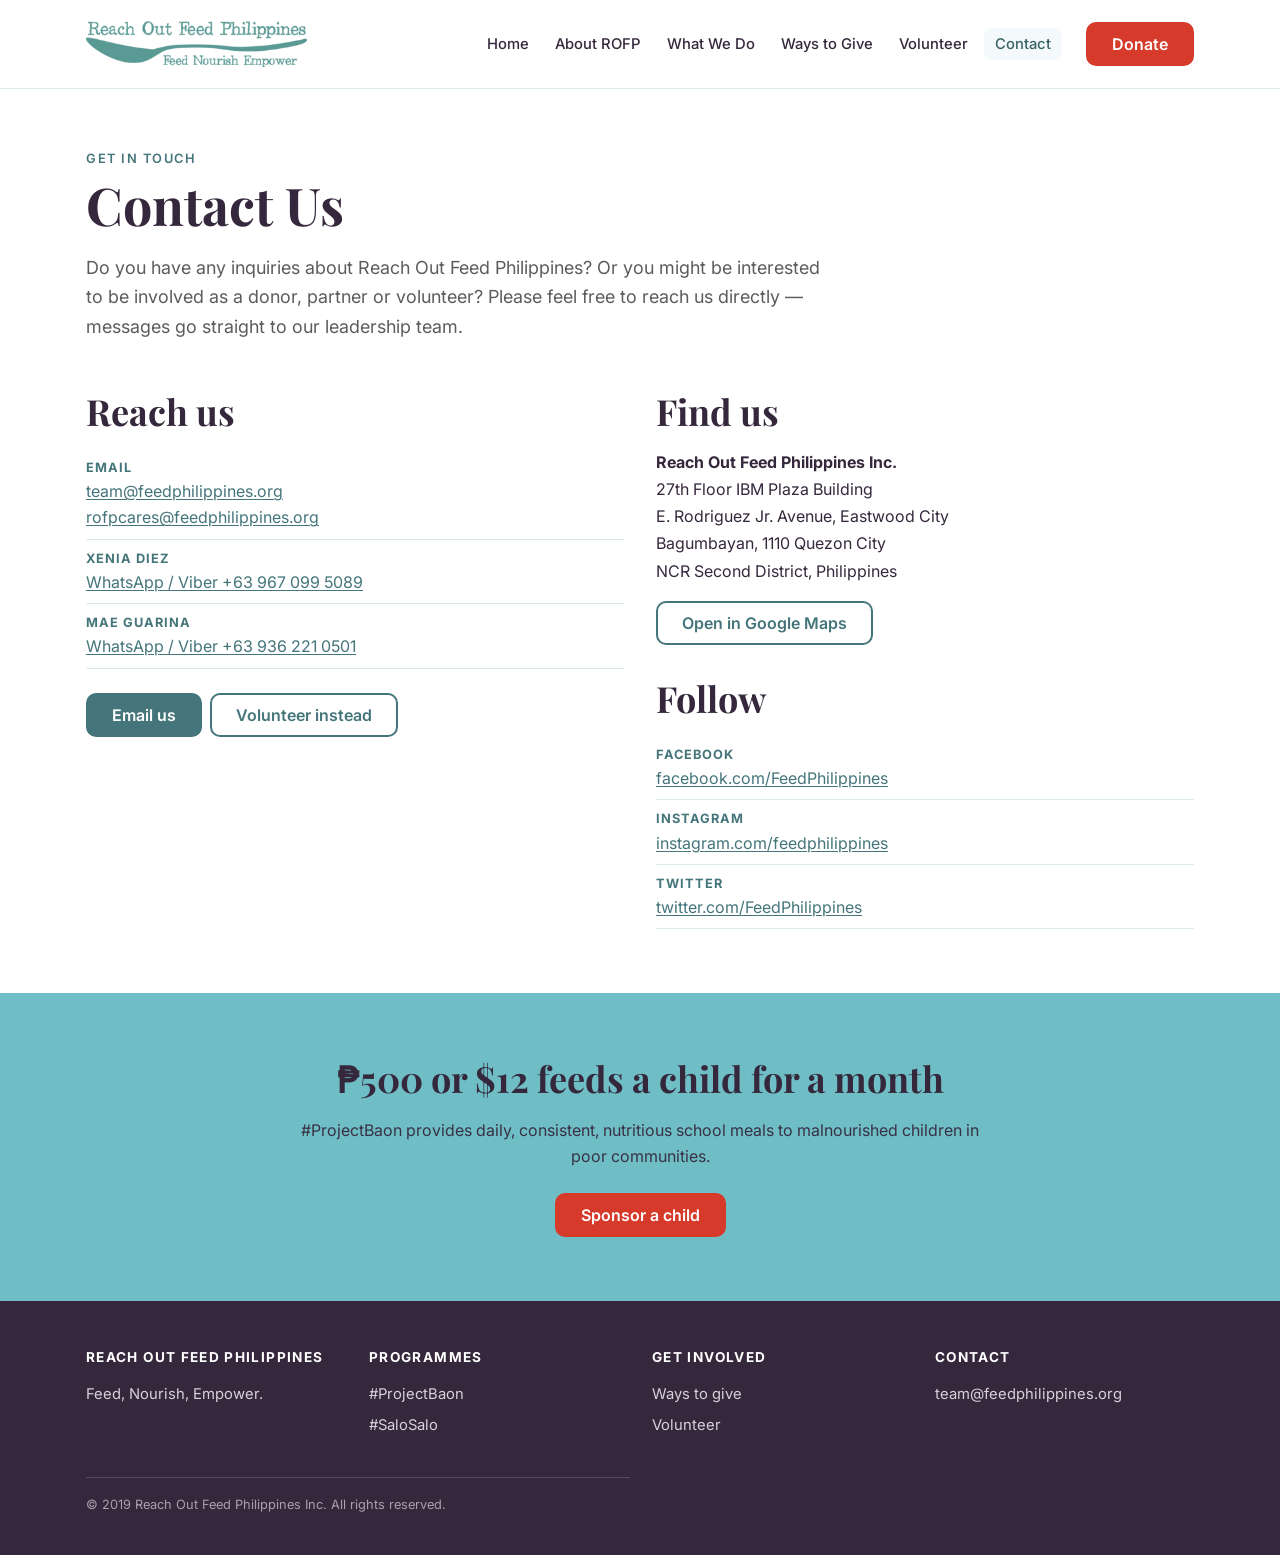
<file: contact.html>
<!DOCTYPE html>
<html lang="en">
<head>
<meta charset="utf-8">
<meta name="viewport" content="width=device-width, initial-scale=1">
<title>Contact Us — Reach Out Feed Philippines</title>
<meta name="description" content="Contact Reach Out Feed Philippines: office address in Eastwood City, Quezon City, contact persons, WhatsApp/Viber numbers and email.">
<link rel="canonical" href="https://feedphilippines.org/contact.html">
<link rel="stylesheet" href="styles.css">
</head>
<body>
<a class="skip" href="#main">Skip to content</a>

<header class="site-header">
  <nav class="wrap nav" aria-label="Main">
    <a class="brand" href="/">
      <img src="assets/img/94cc6c3611f3007046e8a69c831916ed.webp" alt="Reach Out Feed Philippines" width="341" height="71">
    </a>
    <button class="nav-toggle" aria-expanded="false" aria-controls="nav-links">Menu</button>
    <ul class="nav-links" id="nav-links">
      <li><a href="/">Home</a></li>
      <li><a href="about.html">About ROFP</a></li>
      <li><a href="what-we-do.html">What We Do</a></li>
      <li><a href="ways-to-give.html">Ways to Give</a></li>
      <li><a href="volunteer.html">Volunteer</a></li>
      <li><a href="contact.html" aria-current="page">Contact</a></li>
    </ul>
    <a class="btn btn--give" href="https://www.paypal.com/cgi-bin/webscr?cmd=_s-xclick&amp;hosted_button_id=4DXRZYDAS4MKG" target="_blank" rel="noopener">Donate</a>
  </nav>
</header>

<main id="main">
  <section class="wrap section">
    <p class="eyebrow">Get in touch</p>
    <h1>Contact Us</h1>
    <p class="lede">Do you have any inquiries about Reach Out Feed Philippines? Or you might be interested to be involved as a donor, partner or volunteer? Please feel free to reach us directly — messages go straight to our leadership team.</p>

    <div class="contact-grid" style="margin-top:var(--space-5)">
      <div>
        <h2>Reach us</h2>
        <ul class="contact-list">
          <li>
            <b>Email</b>
            <a href="mailto:team@feedphilippines.org">team@feedphilippines.org</a><br>
            <a href="mailto:rofpcares@feedphilippines.org">rofpcares@feedphilippines.org</a>
          </li>
          <li>
            <b>Xenia Diez</b>
            <a href="https://wa.me/639670995089" target="_blank" rel="noopener">WhatsApp / Viber +63 967 099 5089</a>
          </li>
          <li>
            <b>Mae Guarina</b>
            <a href="https://wa.me/639362210501" target="_blank" rel="noopener">WhatsApp / Viber +63 936 221 0501</a>
          </li>
        </ul>

        <div class="cta-row" style="display:flex;gap:var(--space-1);flex-wrap:wrap;margin-top:var(--space-3)">
          <a class="btn btn--primary" href="mailto:team@feedphilippines.org">Email us</a>
          <a class="btn btn--ghost" href="volunteer.html">Volunteer instead</a>
        </div>
      </div>

      <div>
        <h2>Find us</h2>
        <address style="font-style:normal;line-height:1.7">
          <strong>Reach Out Feed Philippines Inc.</strong><br>
          27th Floor IBM Plaza Building<br>
          E. Rodriguez Jr. Avenue, Eastwood City<br>
          Bagumbayan, 1110 Quezon City<br>
          NCR Second District, Philippines
        </address>
        <p style="margin-top:var(--space-2)">
          <a class="btn btn--ghost" href="https://www.google.com/maps/search/?api=1&amp;query=IBM+Plaza+Eastwood+City+Quezon+City" target="_blank" rel="noopener">Open in Google Maps</a>
        </p>

        <h2 style="margin-top:var(--space-4)">Follow</h2>
        <ul class="contact-list">
          <li><b>Facebook</b><a href="https://www.facebook.com/FeedPhilippines" target="_blank" rel="noopener">facebook.com/FeedPhilippines</a></li>
          <li><b>Instagram</b><a href="https://www.instagram.com/feedphilippines/" target="_blank" rel="noopener">instagram.com/feedphilippines</a></li>
          <li><b>Twitter</b><a href="https://twitter.com/FeedPhilippines" target="_blank" rel="noopener">twitter.com/FeedPhilippines</a></li>
        </ul>
      </div>
    </div>
  </section>

  <section class="band band--light">
    <div class="wrap center">
      <h2>₱500 or $12 feeds a child for a month</h2>
      <p>#ProjectBaon provides daily, consistent, nutritious school meals to malnourished children in poor communities.</p>
      <div class="cta-row">
        <a class="btn btn--give" href="https://www.paypal.com/cgi-bin/webscr?cmd=_s-xclick&amp;hosted_button_id=4DXRZYDAS4MKG" target="_blank" rel="noopener">Sponsor a child</a>
      </div>
    </div>
  </section>
</main>

<footer class="site-footer">
  <div class="wrap">
    <div class="footer-grid">
      <div>
        <h4>Reach Out Feed Philippines</h4>
        <p style="color:#d7d2da">Feed, Nourish, Empower.</p>
      </div>
      <div>
        <h4>Programmes</h4>
        <ul>
          <li><a href="what-we-do.html">#ProjectBaon</a></li>
          <li><a href="salo-salo.html">#SaloSalo</a></li>
        </ul>
      </div>
      <div>
        <h4>Get involved</h4>
        <ul>
          <li><a href="ways-to-give.html">Ways to give</a></li>
          <li><a href="volunteer.html">Volunteer</a></li>
        </ul>
      </div>
      <div>
        <h4>Contact</h4>
        <ul>
          <li><a href="mailto:team@feedphilippines.org">team@feedphilippines.org</a></li>
        </ul>
      </div>
    </div>
    <p class="footer-bottom">© 2019 Reach Out Feed Philippines Inc. All rights reserved.</p>
  </div>
</footer>

<script src="assets/slider.js" defer></script>
</body>
</html>
</file>
<file: styles.css>
@import url('https://fonts.googleapis.com/css2?family=Inter:wght@400;500;600;700;800&family=Playfair+Display:wght@600;700&display=swap');

/* ============================================================
   Reach Out Feed Philippines — design tokens
   Brand teal #6fbec6 kept. Darkened to #44757a for anything
   carrying text: #6fbec6 on white is 2.13:1 and fails WCAG AA.
   ============================================================ */
:root {
  --teal-light: #6fbec6;   /* surfaces, borders, accents — never text */
  --teal:       #44757a;   /* interactive: 5.16:1 on white */
  --teal-deep:  #396266;   /* hover: 6.75:1 */
  --ink:        #35283c;   /* body text: 13.81:1 */
  --ink-soft:   #5c5c5c;
  --coral:      #ff5241;   /* large display only: 3.21:1 */
  --coral-deep: #d63a2b;
  --bg:         #ffffff;
  --bg-tint:    #f4fafb;
  --card:       #ffffff;
  --border:     #dceaec;

  --space-1: .5rem;  --space-2: 1rem;  --space-3: 1.5rem;
  --space-4: 2rem;   --space-5: 3rem;  --space-6: 4rem;  --space-7: 6rem;

  --radius:    14px;
  --radius-sm: 10px;
  --shadow:    0 2px 8px rgba(53, 40, 60, .08);
  --shadow-lg: 0 8px 24px rgba(53, 40, 60, .14);
  --wrap: 1140px;
  --ease: 220ms cubic-bezier(.4, 0, .2, 1);
}

*, *::before, *::after { box-sizing: border-box; }

html { scroll-behavior: smooth; }
@media (prefers-reduced-motion: reduce) {
  html { scroll-behavior: auto; }
  *, *::before, *::after { animation-duration: .01ms !important; transition-duration: .01ms !important; }
}

figure { margin: 0; }   /* browser default 1em 40px was insetting slides */

body {
  margin: 0;
  font: 400 1rem/1.65 Inter, system-ui, -apple-system, "Segoe UI", sans-serif;
  color: var(--ink);
  background: var(--bg);
  -webkit-font-smoothing: antialiased;
}

h1, h2, h3, h4 { font-family: "Playfair Display", Georgia, serif; line-height: 1.2; margin: 0 0 var(--space-2); }
h1 { font-size: clamp(2rem, 5vw, 3.25rem); font-weight: 700; }
h2 { font-size: clamp(1.6rem, 3.5vw, 2.25rem); }
h3 { font-size: 1.25rem; font-family: Inter, sans-serif; font-weight: 700; }
p  { margin: 0 0 var(--space-2); max-width: 68ch; }

a { color: var(--teal); text-decoration-thickness: 1px; text-underline-offset: 2px; }
a:hover { color: var(--teal-deep); }

:focus-visible { outline: 3px solid var(--teal); outline-offset: 2px; border-radius: 4px; }

img { max-width: 100%; height: auto; display: block; }

.wrap { max-width: var(--wrap); margin-inline: auto; padding-inline: var(--space-2); }
.section { padding-block: var(--space-6); }
.section--tint { background: var(--bg-tint); }
.center { text-align: center; }
.center p { margin-inline: auto; }
.lede { font-size: 1.125rem; color: var(--ink-soft); }
.eyebrow {
  font: 600 .8rem/1 Inter, sans-serif; letter-spacing: .12em; text-transform: uppercase;
  color: var(--teal); margin-bottom: var(--space-1);
}
.skip {
  position: absolute; left: -9999px; top: 0; background: var(--ink); color: #fff;
  padding: var(--space-1) var(--space-2); z-index: 200;
}
.skip:focus { left: var(--space-2); top: var(--space-2); }

/* ---------- buttons: real buttons, not images with text baked in ---------- */
.btn {
  display: inline-flex; align-items: center; justify-content: center; gap: .5rem;
  min-height: 44px; padding: .75rem 1.5rem;
  font: 600 1rem/1 Inter, sans-serif; text-decoration: none; cursor: pointer;
  border: 2px solid transparent; border-radius: var(--radius-sm);
  transition: background var(--ease), color var(--ease), box-shadow var(--ease), transform var(--ease);
}
.btn--primary { background: var(--teal); color: #fff; }
.btn--primary:hover { background: var(--teal-deep); color: #fff; box-shadow: var(--shadow-lg); transform: translateY(-2px); }
.btn--give { background: var(--coral-deep); color: #fff; }
.btn--give:hover { background: #b62f22; color: #fff; box-shadow: var(--shadow-lg); transform: translateY(-2px); }
.btn--ghost { background: transparent; color: var(--teal); border-color: var(--teal); }
.btn--ghost:hover { background: var(--teal); color: #fff; }
.btn--onDark { background: #fff; color: var(--teal-deep); }
.btn--onDark:hover { background: var(--teal-light); color: var(--ink); }

/* ---------- header ---------- */
.site-header {
  position: sticky; top: 0; z-index: 100;
  background: rgba(255, 255, 255, .95); backdrop-filter: blur(8px);
  border-bottom: 1px solid var(--border);
}
.nav { display: flex; align-items: center; gap: var(--space-2); padding-block: .75rem; }
.brand { display: flex; align-items: center; gap: .6rem; font-weight: 800; color: var(--ink); text-decoration: none; }
.brand img { height: 46px; width: auto; }
.nav-links { display: flex; flex-wrap: wrap; gap: .25rem; margin-left: auto; list-style: none; padding: 0; }
.nav-links a {
  display: block; padding: .55rem .7rem; border-radius: 8px;
  font: 500 .925rem/1 Inter, sans-serif; color: var(--ink); text-decoration: none;
  transition: background var(--ease), color var(--ease);
}
.nav-links a:hover, .nav-links a[aria-current="page"] { background: var(--bg-tint); color: var(--teal-deep); }
.nav .btn { margin-left: .5rem; }
.nav-toggle { display: none; }

@media (max-width: 900px) {
  .nav { flex-wrap: wrap; }
  .nav-toggle {
    display: inline-flex; margin-left: auto; min-height: 44px; min-width: 44px;
    align-items: center; justify-content: center;
    background: none; border: 2px solid var(--border); border-radius: var(--radius-sm);
    font: 600 .9rem/1 Inter, sans-serif; color: var(--ink); cursor: pointer;
  }
  .nav-links { display: none; width: 100%; flex-direction: column; margin: 0; padding-block: var(--space-1); }
  .nav-links.is-open { display: flex; }
  .nav-links a { padding: .8rem .7rem; }
  .nav .btn { margin: var(--space-1) 0 0; width: 100%; }
}

/* ---------- hero ---------- */
.hero { padding-block: var(--space-6) var(--space-5); }
.hero-grid { display: grid; gap: var(--space-4); align-items: center; grid-template-columns: 1fr; }
@media (min-width: 900px) { .hero-grid { grid-template-columns: 1.05fr .95fr; gap: var(--space-5); } }
.hero h1 { margin-bottom: var(--space-2); }
.hero .cta-row { display: flex; flex-wrap: wrap; gap: var(--space-1); margin-top: var(--space-3); }
.hero-stats {
  display: grid; grid-template-columns: repeat(3, 1fr); gap: var(--space-2);
  margin-top: var(--space-4); padding: var(--space-2) 0 0; list-style: none;
  border-top: 1px solid var(--border);
}
@media (max-width: 420px) { .hero-stats b { font-size: 1.3rem; } }
.hero-stats b { display: block; font: 700 1.6rem/1.1 "Playfair Display", serif; color: var(--teal-deep); }
.hero-stats span { font-size: .875rem; color: var(--ink-soft); }

/* ---------- cards ---------- */
.grid { display: grid; gap: var(--space-3); grid-template-columns: repeat(auto-fit, minmax(260px, 1fr)); }
.card {
  background: var(--card); border: 1px solid var(--border); border-radius: var(--radius);
  padding: var(--space-3); box-shadow: var(--shadow);
  transition: transform var(--ease), box-shadow var(--ease);
}
.card:hover { transform: translateY(-4px); box-shadow: var(--shadow-lg); }
.card h3 { margin-bottom: .5rem; }
.card p { font-size: .95rem; color: var(--ink-soft); margin-bottom: var(--space-2); }
.card > a.btn { margin-top: auto; }
.card--media { padding: 0; overflow: hidden; display: flex; flex-direction: column; }
.card--media img { aspect-ratio: 4 / 3; object-fit: cover; width: 100%; }
.card--media .card-body { padding: var(--space-3); display: flex; flex-direction: column; flex: 1; }

/* ---------- team ---------- */
.team-grid { display: grid; gap: var(--space-3); grid-template-columns: repeat(auto-fit, minmax(180px, 1fr)); }
.person { text-align: center; }
.person img { aspect-ratio: 1; object-fit: cover; border-radius: 50%; margin: 0 auto var(--space-1); max-width: 168px; }
.person b { display: block; }
.person span { font-size: .875rem; color: var(--ink-soft); }

/* ---------- slider: one pattern, reused. No library. ---------- */
.slider { position: relative; border-radius: var(--radius); overflow: hidden; background: var(--ink); box-shadow: var(--shadow); }
.slider-track { position: relative; aspect-ratio: 16 / 9; }
.slide {
  position: absolute; inset: 0; opacity: 0; transition: opacity 600ms ease;
}
.slide[aria-hidden="false"] { opacity: 1; }
.slide img { width: 100%; height: 100%; object-fit: cover; }
.slide figcaption {
  position: absolute; inset-inline: 0; bottom: 0; margin: 0;
  padding: var(--space-3) var(--space-2) var(--space-2);
  background: linear-gradient(transparent, rgba(53, 40, 60, .85));
  color: #fff; font-size: .95rem;
}
.slider-btn {
  position: absolute; top: 50%; transform: translateY(-50%);
  min-width: 44px; min-height: 44px; display: grid; place-items: center;
  background: rgba(255, 255, 255, .92); color: var(--ink);
  border: none; border-radius: 50%; cursor: pointer; font-size: 1.25rem;
  transition: background var(--ease);
}
.slider-btn:hover { background: #fff; }
.slider-btn--prev { left: var(--space-1); }
.slider-btn--next { right: var(--space-1); }
.slider-dots { position: absolute; inset-inline: 0; bottom: var(--space-1); display: flex; justify-content: center; gap: .4rem; }
.slider-dots button {
  width: 11px; height: 11px; padding: 0; border-radius: 50%; cursor: pointer;
  border: 2px solid #fff; background: transparent;
}
.slider-dots button[aria-selected="true"] { background: #fff; }
.slider-pause {
  position: absolute; top: var(--space-1); right: var(--space-1);
  min-height: 34px; padding: 0 .7rem; border: none; border-radius: 999px;
  background: rgba(255, 255, 255, .92); color: var(--ink);
  font: 600 .8rem/1 Inter, sans-serif; cursor: pointer;
}

/* ---------- youtube facade: no iframe until clicked ---------- */
.video {
  position: relative; display: block; border: none; padding: 0; width: 100%;
  aspect-ratio: 16 / 9; border-radius: var(--radius); overflow: hidden;
  background: var(--ink); cursor: pointer; box-shadow: var(--shadow);
}
.video img { width: 100%; height: 100%; object-fit: cover; opacity: .82; transition: opacity var(--ease); }
.video:hover img { opacity: 1; }
.video::after {
  content: ""; position: absolute; inset: 0; margin: auto;
  width: 68px; height: 68px; border-radius: 50%;
  background: var(--coral-deep) url("data:image/svg+xml,%3Csvg xmlns='http://www.w3.org/2000/svg' viewBox='0 0 24 24' fill='white'%3E%3Cpath d='M8 5v14l11-7z'/%3E%3C/svg%3E") center/32px no-repeat;
  box-shadow: var(--shadow-lg);
}
.video iframe { width: 100%; height: 100%; border: 0; }
.video.is-playing::after { display: none; }

/* ---------- donation band ---------- */
.band { background: var(--teal-deep); color: #fff; padding-block: var(--space-6); }
.band h2, .band p { color: #fff; }
.band p { opacity: .94; }
.band .cta-row { display: flex; flex-wrap: wrap; gap: var(--space-1); justify-content: center; margin-top: var(--space-3); }
.band--light { background: var(--teal-light); color: var(--ink); }
.band--light h2, .band--light p { color: var(--ink); }

/* ---------- gallery ---------- */
.gallery { display: grid; gap: var(--space-1); grid-template-columns: repeat(auto-fill, minmax(170px, 1fr)); }
.gallery img { aspect-ratio: 1; object-fit: cover; border-radius: var(--radius-sm); }

/* ---------- contact ---------- */
.contact-grid { display: grid; gap: var(--space-4); grid-template-columns: 1fr; }
@media (min-width: 800px) { .contact-grid { grid-template-columns: 1fr 1fr; } }
.contact-list { list-style: none; margin: 0; padding: 0; }
.contact-list li { padding-block: var(--space-1); border-bottom: 1px solid var(--border); }
.contact-list b { display: block; font-size: .8rem; letter-spacing: .08em; text-transform: uppercase; color: var(--teal); }

/* ---------- footer ---------- */
.site-footer { background: var(--ink); color: #d7d2da; padding-block: var(--space-5) var(--space-3); font-size: .925rem; }
.footer-grid { display: grid; gap: var(--space-3); grid-template-columns: repeat(auto-fit, minmax(190px, 1fr)); }
.site-footer h4 { font-family: Inter, sans-serif; font-size: .85rem; letter-spacing: .1em; text-transform: uppercase; color: #fff; }
.site-footer ul { list-style: none; margin: 0; padding: 0; }
.site-footer li { margin-bottom: .45rem; }
.site-footer a { color: #d7d2da; text-decoration: none; }
.site-footer a:hover { color: var(--teal-light); text-decoration: underline; }
.footer-social { display: flex; gap: .5rem; margin-top: var(--space-1); }
.footer-social a {
  display: grid; place-items: center; min-width: 44px; min-height: 44px;
  border: 1px solid #574a5e; border-radius: 50%;
}
.footer-social a:hover { background: var(--teal-deep); border-color: var(--teal-deep); }
.footer-social svg { width: 20px; height: 20px; fill: currentColor; }
.footer-bottom {
  margin-top: var(--space-4); padding-top: var(--space-2);
  border-top: 1px solid #574a5e; font-size: .8rem; color: #a99fae;
}
</file>
